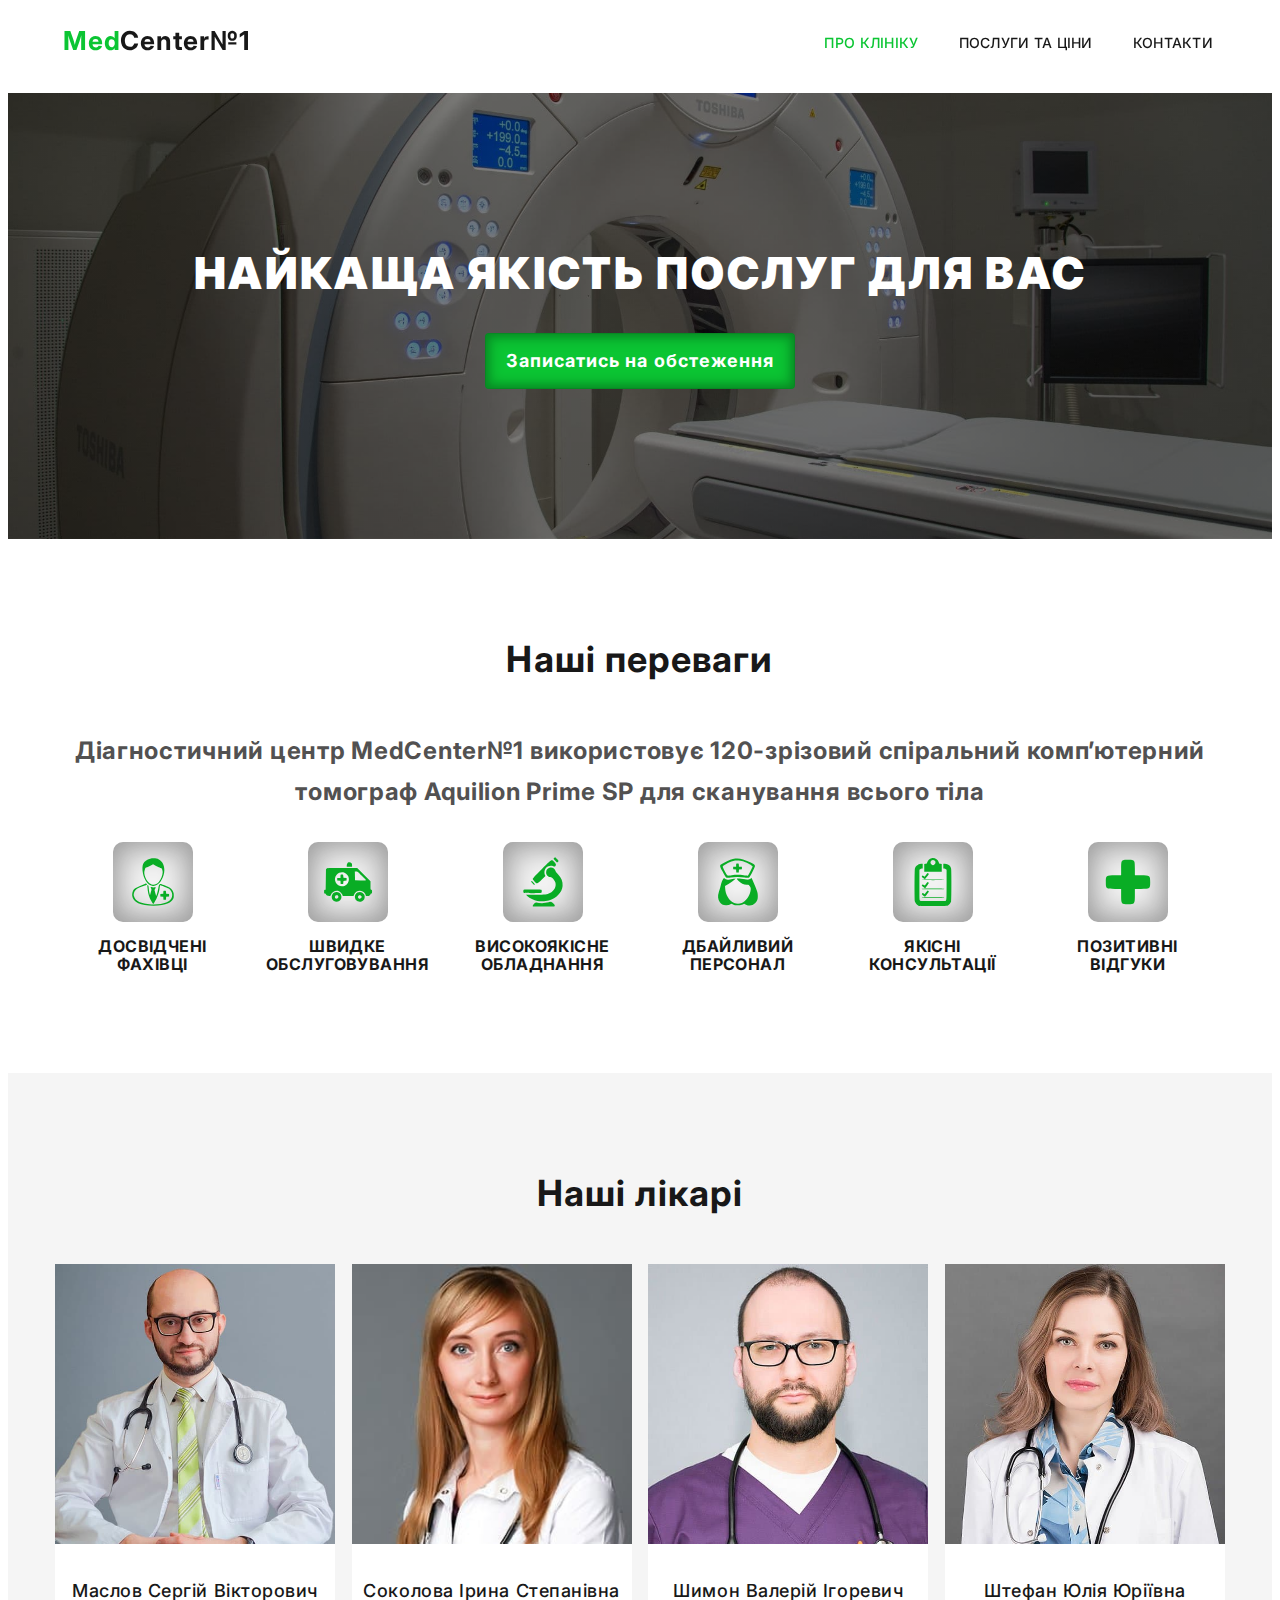
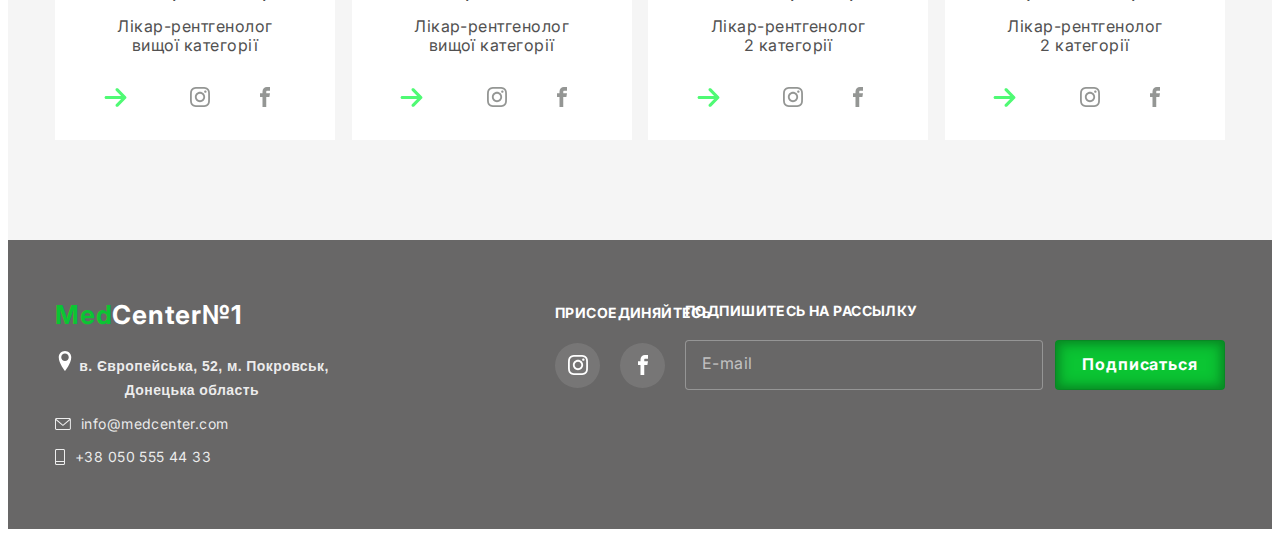
<file: index.html>
<!DOCTYPE html>
<html lang="uk">
<head>
    <meta charset="UTF-8">
    <meta http-equiv="X-UA-Compatible" content="IE=edge">
    <meta name="viewport" content="width=device-width, initial-scale=1.0">
    <title>MedCenter№1</title>
    <link rel="preconnect" href="https://fonts.googleapis.com">
    <link rel="preconnect" href="https://fonts.gstatic.com" crossorigin>
    <link href="https://fonts.googleapis.com/css2?family=Inter:wght@400;500;700;900&family=Libre+Baskerville:wght@700&display=swap"
        rel="stylesheet">
    <link rel="stylesheet" href="https://cdnjs.cloudflare.com/ajax/libs/modern-normalize/1.1.0/modern-normalize.min.css"
        integrity="sha512-wpPYUAdjBVSE4KJnH1VR1HeZfpl1ub8YT/NKx4PuQ5NmX2tKuGu6U/JRp5y+Y8XG2tV+wKQpNHVUX03MfMFn9Q=="
        crossorigin="anonymous" referrerpolicy="no-referrer" />
    <link rel="stylesheet" href="./css/main.min.css">
</head>
<body>
    <header class="header">
        <div class="container">
            <nav class="navigation">
                <a class="logo header__logo link" href="./index.html" lang="en">
                    <span class="logo__med">Med</span><span class="logo__center">Center№1</span>
                </a>

                <ul class="navigation__list list">
                    <li class="navigation__item"><a class="navigation__link navigation__link--current link" href="./index.html">Про клініку</a></li>
                    <li class="navigation__item"><a class="navigation__link link" href="./poslugy.html">Послуги та ціни</a></li>
                    <li class="navigation__item"><a class="navigation__link link" href=" ">Контакти</a></li>
                </ul>
            </nav>
        </div>
    </header>
    
    <main>
        <section class="section hero">
            <div class="container">
                <h1 class="hero-title">Найкаща якість послуг для Вас</h1>
                <button type="button" class="hero-button btn" data-modal-open>Записатись на обстеження</button>
            </div>
        </section>
        
        <section class="section"> 
            <div class="container">
                <h2 class="section-title">Наші переваги</h2>
                <p class="feature-text">Діагностичний центр MedCenter№1 використовує 120-зрізовий спіральний комп’ютерний томограф Aquilion Prime SP для сканування всього тіла</p>
                <ul class="feature-list list">
                    <li class="feature-item">
                        <svg class="feature-icon">
                            <use href="./images/sprite.svg#icon-doctor"></use>
                        </svg>
                        <h3 class="feature-title">Досвідчені фахівці</h3>
                    </li>
                    <li class="feature-item">
                        <svg class="feature-icon">
                            <use href="./images/sprite.svg#icon-ambulance"></use>
                        </svg>
                        <h3 class="feature-title">Швидке обслуговування</h3>
                    </li>
                    <li class="feature-item">
                        <svg class="feature-icon">
                            <use href="./images/sprite.svg#icon-microbiology"></use>
                        </svg>
                        <h3 class="feature-title">Високоякісне обладнання</h3>    
                    </li>
                    <li class="feature-item">
                        <svg class="feature-icon">
                            <use href="./images/sprite.svg#icon-nurse"></use>
                        </svg>
                        <h3 class="feature-title">Дбайливий персонал</h3>
                    </li>
                    <li class="feature-item">
                        <svg class="feature-icon">
                            <use href="./images/sprite.svg#icon-patient-chart"></use>
                        </svg>
                        <h3 class="feature-title">Якісні консультації</h3>
                    </li>
                    <li class="feature-item">
                        <svg class="feature-icon">
                            <use href="./images/sprite.svg#icon-medicine"></use>
                        </svg>
                        <h3 class="feature-title">Позитивні відгуки</h3>  
                    </li>
                </ul>
            </div>
        </section>

        <section class="section last-section">
            <div class="container">
                <h2 class="section-title">Наші лікарі</h2>
                <ul class="doctor-list list">
                    <li class="doctor-item">
                        <img class="doctor-photo" src="./images/doctors/Маслов.jpg" alt="фото Маслова С.В."/>
                        <div class="doctor-container">
                            <h3 class="doctor-name">Маслов Сергій Вікторович</h3>
                            <p class="profession">Лікар-рентгенолог <br>вищої категорії</p>
                            <div class="socials-container">
                                <div class="socials-arrow">
                                    <svg class="icon-arrow">
                                        <use href="./images/sprite.svg#icon-arrow-right"></use>
                                    </svg>
                                </div>
                                <ul class="socials-list list">
                                    <li class="socials-item">
                                        <a href="" class="socials-link">
                                            <svg class="socials-icon">
                                                <use href="./images/sprite.svg#icon-instagram"></use>
                                            </svg>
                                        </a>
                                    </li>
                                    <li class="socials-item">
                                        <a href="" class="socials-link">
                                            <svg class="socials-icon">
                                                <use href="./images/sprite.svg#icon-facebook"></use>
                                            </svg>
                                        </a>
                                    </li>
                                </ul>
                            </div>                           
                        </div>
                    </li>
                    <li class="doctor-item">
                        <img class="doctor-photo" src="./images/doctors/Соколова.jpg" alt="фото Соколової І.С."/>
                        <div class="doctor-container">
                            <h3 class="doctor-name">Соколова Ірина Степанівна</h3>
                            <p class="profession">Лікар-рентгенолог <br>вищої категорії</p>
                            <div class="socials-container">
                                <div class="socials-arrow">
                                    <svg class="icon-arrow">
                                        <use href="./images/sprite.svg#icon-arrow-right"></use>
                                    </svg>
                                </div>
                                <ul class="socials-list list">
                                    <li class="socials-item">
                                        <a href="" class="socials-link">
                                            <svg class="socials-icon">
                                                <use href="./images/sprite.svg#icon-instagram"></use>
                                            </svg>
                                        </a>
                                    </li>
                                    <li class="socials-item">
                                        <a href="" class="socials-link">
                                            <svg class="socials-icon">
                                                <use href="./images/sprite.svg#icon-facebook"></use>
                                            </svg>
                                        </a>
                                    </li>
                                </ul>
                            </div>
                        </div>
                    </li>
                    <li class="doctor-item">
                        <img class="doctor-photo" src="./images/doctors/Шимон.jpg" alt="фото Шимон В.О."/>
                        <div class="doctor-container">
                            <h3 class="doctor-name">Шимон Валерій Ігоревич</h3>
                            <p class="profession">Лікар-рентгенолог <br>2 категорії</p>
                            <div class="socials-container">
                                <div class="socials-arrow">
                                    <svg class="icon-arrow">
                                        <use href="./images/sprite.svg#icon-arrow-right"></use>
                                    </svg>
                                </div>
                                <ul class="socials-list list">
                                    <li class="socials-item">
                                        <a href="" class="socials-link">
                                            <svg class="socials-icon">
                                                <use href="./images/sprite.svg#icon-instagram"></use>
                                            </svg>
                                        </a>
                                    </li>
                                    <li class="socials-item">
                                        <a href="" class="socials-link">
                                            <svg class="socials-icon">
                                                <use href="./images/sprite.svg#icon-facebook"></use>
                                            </svg>
                                        </a>
                                    </li>
                                </ul>
                            </div>
                        </div>
                    </li>
                    <li class="doctor-item">
                        <img class="doctor-photo" src="./images/doctors/Штефан.jpg" alt="фото Штефан Ю.Ю."/>
                        <div class="doctor-container">
                            <h3 class="doctor-name">Штефан Юлія Юріївна</h3>
                            <p class="profession">Лікар-рентгенолог <br>2 категорії</p>
                            <div class="socials-container">
                                <div class="socials-arrow">
                                    <svg class="icon-arrow">
                                        <use href="./images/sprite.svg#icon-arrow-right"></use>
                                    </svg>
                                </div>
                                <ul class="socials-list list">
                                    <li class="socials-item">
                                        <a href="" class="socials-link">
                                            <svg class="socials-icon">
                                                <use href="./images/sprite.svg#icon-instagram"></use>
                                            </svg>
                                        </a>
                                    </li>
                                    <li class="socials-item">
                                        <a href="" class="socials-link">
                                            <svg class="socials-icon">
                                                <use href="./images/sprite.svg#icon-facebook"></use>
                                            </svg>
                                        </a>
                                    </li>
                                </ul>
                            </div>
                        </div>
                    </li>
                </ul>
            </div>
        </section>
    </main>

    <footer class="footer">
        <div class="container footer__container">
            <div class="contacts">
                <a class="logo footer__logo link" href="./index.html" lang="en">
                    <span class="logo__med">Med</span><span class="logo__center--inverse">Center№1</span>
                </a>

                <button class="address" type="button" data-modal-map-open>
                    <svg class="address__icon">
                        <use href="./images/sprite.svg#icon-location"></use>
                    </svg>
                    в. Європейська, 52, м. Покровськ, <br>Донецька область</button>
                </button>

                <ul class="list">
                    <li class="contacts__item contacts__item--first">
                        <a class="contacts__link link" href="mailto:info@medcenter.com" class="contact">
                            <svg class="contacts__icon" width=16 height=12>
                                <use href="./images/sprite.svg#icon-mail"></use>
                            </svg>
                            info@medcenter.com
                        </a>
                    </li>
                    <li class="contacts__item">
                        <a class="contacts__link link" href="tel:+380505554433" class="contact">
                            <svg class="contacts__icon" width=10 height=16>
                                <use href="./images/sprite.svg#icon-mobile"></use>
                            </svg>
                            +38 050 555 44 33
                        </a>
                    </li>
                </ul>
            </div>

            <div class="footer-soc">
                <h3 class="footer-soc-title"><strong class="footer-strong">Присоединяйтесь</strong></h3>
                <ul class="socials-list list">
                    <li class="socials-item">
                        <a href="" class="socials-link">
                            <svg class="soc-icon" width="20" height="20">
                                <use href="./images/sprite.svg#icon-instagram"></use>
                            </svg>
                        </a>
                    </li>
                    <li class="socials-item">
                        <a href="" class="socials-link">
                            <svg class="soc-icon" width="20" height="20">
                                <use href="./images/sprite.svg#icon-facebook"></use>
                            </svg>
                        </a>
                    </li>
                    <li class="socials-item">
                        <a href="" class="socials-link">
                            <svg class="soc-icon" width="20" height="20">
                                <use href="./images/sprite.svg#icon-telegram"></use>
                            </svg>
                        </a>
                    </li>
                </ul>
            </div>

            <form class="footer-form">
                <label class="footer-label"><strong class="footer-strong">подпишитесь на рассылку</strong></label>
                <div class="footer-flex">
                    <input class="footer-input" type="email" name="e-mail" placeholder="E-mail" />
                    <button class="footer-button btn" type="submit">Подписаться</button>
                </div>
            </form>
            </div>
        </div>
    </footer>

    <div class="backdrop is-hidden" data-modal>
        <div class="modal">
            <button class="modal-close" type="button" data-modal-close>
                <svg class="icon-close">
                    <use href="./images/sprite.svg#icon-close"></use>
                </svg>
            </button>  
 

            <form class="modal-form">
                <b class="modal-title">Залиште свої дані, ми вам зателефонуємо</b>
                <div class="modal-container">
                    <label class="modal-name" for="name">Имя</label>
                    <div class="input-svg">
                        <input class="modal-input" type="text" name="name" id="name" />
                        <svg class="modal-icon">
                            <use href="./images/sprite.svg#icon-person"></use>
                        </svg>
                    </div>
                </div>
            
                <div class="modal-container">
                    <label class="modal-tel" for="tel">Телефон</label>
                    <div class="input-svg">
                        <input class="modal-input" type="tel" name="tel" id="tel" />
                        <svg class="modal-icon">
                            <use href="./images/sprite.svg#icon-phone-modal"></use>
                        </svg>
                    </div>
                </div>
            
                <div class="modal-container">
                    <label class="modal-email" for="email">Почта</label>
                    <div class="input-svg">
                        <input class="modal-input" type="email" name="email" id="email" />
                        <svg class="modal-icon">
                            <use href="./images/sprite.svg#icon-email-modal"></use>
                        </svg>
                    </div>
                </div>
            
                <div class="textarea-container">
                    <label class="modal-comment" for="comment">Комментарий</label>
                    <textarea class="textarea" name="comment" id="comment" placeholder="Введите текст"></textarea>
                </div>
            
                <div class="checkbox-container">
                    <input class="checkbox-input visually-hidden" type="checkbox" name="agreement" value="yes" id="agreement">
                    <label class="checkbox-text" for="agreement">
                        <span class="checkbox-span">
                            <svg class="checkbox-icon" width="15" height="12">
                                <use href="./images/sprite.svg#icon-vector"></use>
                            </svg>
                        </span>
                        Соглашаюсь с рассылкой и принимаю <a class="conditions" href="">Условия договора</a>
                    </label>
                </div>
            
                <button class="modal-button btn" type="submit">Отправить</button>
            </form>
        </div>
    </div>

    <div class="backdrop is-hidden">
        <div class="modal-map" data-modal-map>
            <button class="modal-close" type="button" data-modal-map-close>
                <svg class="icon-close">
                    <use href="./images/sprite.svg#icon-close"></use>
                </svg>
            </button>
        
            <iframe class="map" src="https://www.google.com/maps/embed?pb=!1m18!1m12!1m3!1d1481.8111958097686!2d37.175833429789854!3d48.27665193922883!2m3!1f0!2f0!3f0!3m2!1i1024!2i768!4f13.1!3m3!1m2!1s0x40de37f769e1f631%3A0x179881a56b573e12!2z0KXRg9C00L7QttC90Y8g0KXQsNGC0LA!5e0!3m2!1sru!2sua!4v1662576464568!5m2!1sru!2sua" width="500" height="350" style="border:0;" allowfullscreen="" loading="lazy" referrerpolicy="no-referrer-when-downgrade">в. Європейська, 52, м. Покровськ, <br>Донецька область</iframe>
        </div>
    </div>

    <script src="./js/modal.js"></script>
</body>
</html>
</file>
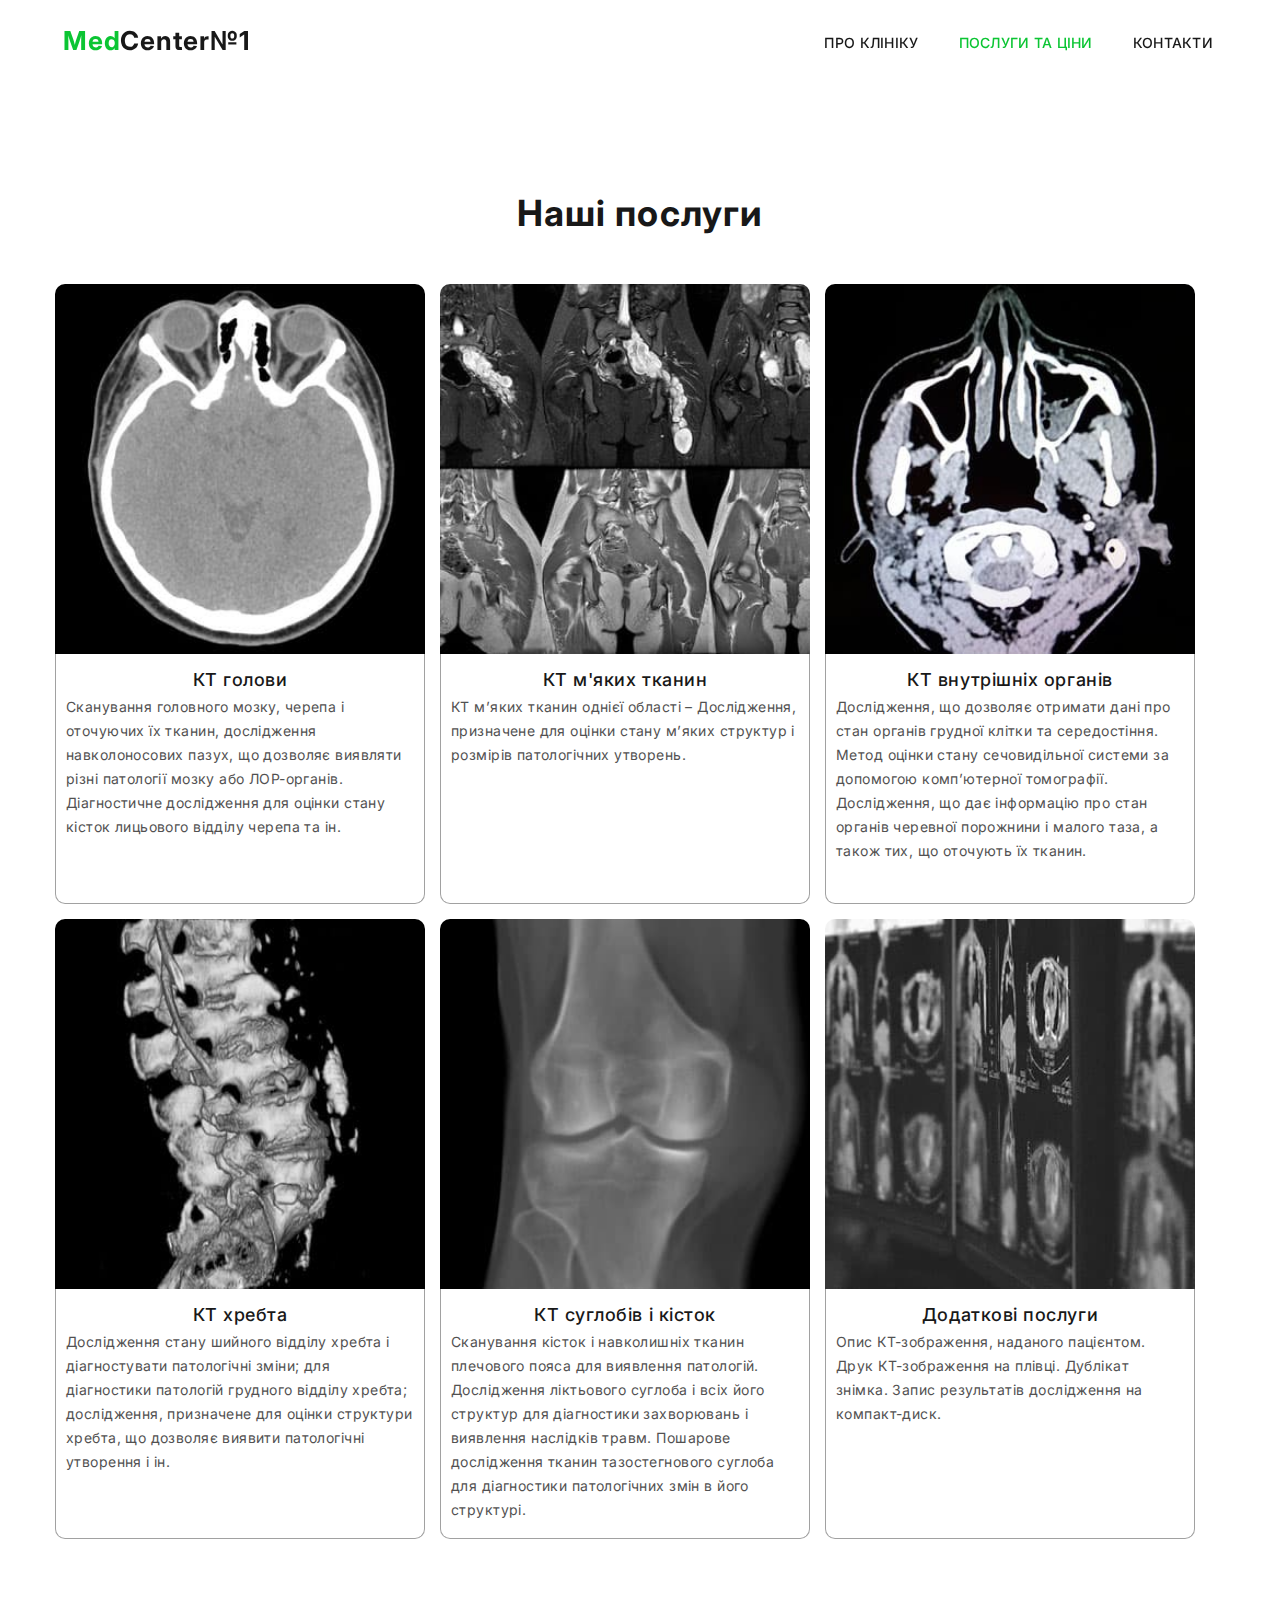
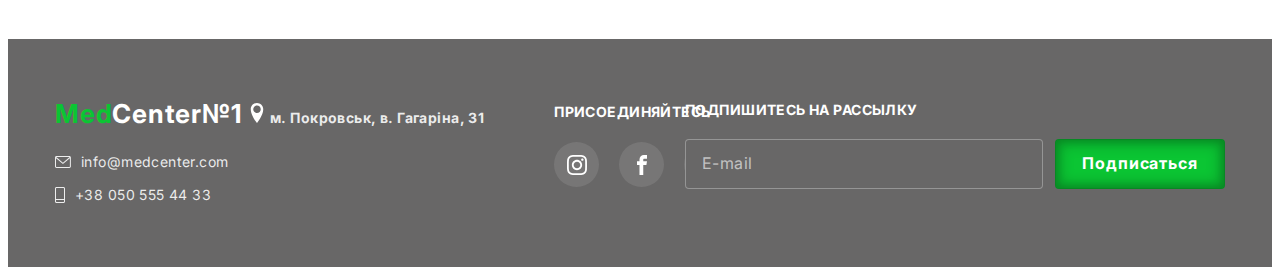
<file: poslugy.html>
<!DOCTYPE html>
<html lang="uk">

<head>
    <meta charset="UTF-8">
    <meta http-equiv="X-UA-Compatible" content="IE=edge">
    <meta name="viewport" content="width=device-width, initial-scale=1.0">
    <title>MedCenter№1</title>
    <link rel="preconnect" href="https://fonts.googleapis.com">
    <link rel="preconnect" href="https://fonts.gstatic.com" crossorigin>
    <link
        href="https://fonts.googleapis.com/css2?family=Inter:wght@400;500;700;900&family=Libre+Baskerville:wght@700&display=swap"
        rel="stylesheet">
    <link rel="stylesheet" href="./css/main.min.css">
</head>

<body>
    <header class="header">
        <div class="container">
            <nav class="navigation">
                <a class="logo header__logo link" href="./index.html" lang="en">
                    <span class="logo__med">Med</span><span class="logo__center">Center№1</span>
                </a>

                <ul class="navigation__list list">
                    <li class="navigation__item"><a class="navigation__link link" href="./index.html">Про клініку</a></li>
                    <li class="navigation__item"><a class="navigation__link navigation__link--current link" href="./poslugy.html">Послуги та ціни</a></li>
                    <li class="navigation__item"><a class="navigation__link link" href=" ">Контакти</a></li>
                </ul>
            </nav>
        </div>
    </header>

    <main>
        <div class="gradient"></div>
        <section class="section">
            <!-- <h1 class="section-title">Портфолио</h1>
            <ul class="filter-list list">
                <li><button type="button" class="button">Все</button></li>
                <li><button type="button" class="button">Веб-сайты</button></li>
                <li><button type="button" class="button">Приложения</button></li>
                <li><button type="button" class="button">Дизайн</button></li>
                <li><button type="button" class="button">Маркетинг</button></li>
            </ul> -->
            <div class="container">
                <h2 class="section-title">Наші послуги</h2>
                <ul class="service-list list">
                    <li class="service-item">
                        <img class="service-img" src="./images/x-ray/brain.jpg" alt="КТ головного мозку" width="370" />
                        <div class="service-container">
                            <h3 class="service-title">КТ голови</h3>
                            <p class="service-text">Сканування головного мозку, черепа і оточуючих їх тканин, дослідження
                                навколоносових пазух, що дозволяє виявляти різні
                                патології мозку або ЛОР-органів. Діагностичне дослідження для оцінки стану кісток лицьового відділу
                                черепа та ін.</p>
                        </div>
                    </li>
                    <li class="service-item">
                        <img class="service-img" src="./images/x-ray/soft-tissue.jpg" alt="КТ органів малого тазу" width="370" />
                        <div class="service-container">
                            <h3 class="service-title">КТ м'яких тканин</h3>
                            <p class="service-text">КТ м’яких тканин однієї області – Дослідження, призначене для оцінки стану
                                м’яких структур і розмірів патологічних
                                утворень.</p>
                        </div>
                    </li>
                    <li class="service-item">
                        <img class="service-img" src="./images/x-ray/sinuses.jpg" alt="КТ додаткових пазух носа" width="370" />
                        <div class="service-container">
                            <h3 class="service-title">КТ внутрішніх органів</h3>
                            <p class="service-text">Дослідження, що дозволяє отримати дані про стан органів грудної клітки та
                                середостіння. Метод оцінки стану сечовидільної
                                системи за допомогою комп’ютерної томографії. Дослідження, що дає інформацію про стан органів
                                черевної порожнини і
                                малого таза, а також тих, що оточують їх тканин.</p>
                        </div>
                    </li>
                    <li class="service-item">
                        <img class="service-img" src="./images/x-ray/spine.jpg" alt="КТ хребта" width="370" />
                        <div class="service-container">
                            <h3 class="service-title">КТ хребта</h3>
                            <p class="service-text">Дослідження стану шийного відділу хребта і діагностувати патологічні зміни; для
                                діагностики патологій грудного відділу
                                хребта; дослідження, призначене для оцінки структури хребта, що дозволяє виявити патологічні
                                утворення і ін.</p>
                        </div>
                    </li>
                    <li class="service-item">
                        <img class="service-img" src="./images/x-ray/bones.jpg" alt="КТ колінного суглобу" width="370" />
                        <div class="service-container">
                            <h3 class="service-title">КТ суглобів і кісток</h3>
                            <p class="service-text">Сканування кісток і навколишніх тканин плечового пояса для виявлення патологій.
                                Дослідження ліктьового суглоба і всіх
                                його структур для діагностики захворювань і виявлення наслідків травм. Пошарове дослідження тканин
                                тазостегнового
                                суглоба для діагностики патологічних змін в його структурі.</p>
                        </div>
                    </li>
                    <li class="service-item">
                        <img class="service-img" src="./images/x-ray/extra.jpg" alt="Серія КТ зображень ОГК" width="370" />
                        <div class="service-container">
                            <h3 class="service-title">Додаткові послуги</h3>
                            <p class="service-text">Опис КТ-зображення, наданого пацієнтом. Друк КТ-зображення на плівці. Дублікат
                                знімка. Запис результатів дослідження на
                                компакт-диск.</p>
                        </div>
                    </li>
                </ul>
            </div>
        </section>
    </main>
    
    <footer class="footer">
        <div class="container footer__container">
            <div class="contacts">
                <a class="logo footer__logo link" href="./index.html" lang="en">
                    <span class="logo__med">Med</span><span class="logo__center--inverse">Center№1</span>
                </a>

                <address class="address">
                    <svg class="address__icon">
                        <use href="./images/sprite.svg#icon-location"></use>
                    </svg>
                    м. Покровськ, в. Гагаріна, 31</address>

                <ul class="list">
                    <li class="contacts__item contacts__item--first">
                        <a class="contacts__link link" href="mailto:info@medcenter.com" class="contact">
                            <svg class="contacts__icon" width=16 height=12>
                                <use href="./images/sprite.svg#icon-mail"></use>
                            </svg>
                            info@medcenter.com
                        </a>
                    </li>
                    <li class="contacts__item">
                        <a class="contacts__link link" href="tel:+380505554433" class="contact">
                            <svg class="contacts__icon" width=10 height=16>
                                <use href="./images/sprite.svg#icon-mobile"></use>
                            </svg>
                            +38 050 555 44 33
                        </a>
                    </li>
                </ul>
            </div>

            <div class="footer-soc">
                <h3 class="footer-soc-title"><strong class="footer-strong">Присоединяйтесь</strong></h3>
                <ul class="socials-list list">
                    <li class="socials-item">
                        <a href="" class="socials-link">
                            <svg class="soc-icon" width="20" height="20">
                                <use href="./images/sprite.svg#icon-instagram"></use>
                            </svg>
                        </a>
                    </li>
                    <li class="socials-item">
                        <a href="" class="socials-link">
                            <svg class="soc-icon" width="20" height="20">
                                <use href="./images/sprite.svg#icon-facebook"></use>
                            </svg>
                        </a>
                    </li>
                    <li class="socials-item">
                        <a href="" class="socials-link">
                            <svg class="soc-icon" width="20" height="20">
                                <use href="./images/sprite.svg#icon-telegram"></use>
                            </svg>
                        </a>
                    </li>
                </ul>
            </div>

            <form class="footer-form">
                <label class="footer-label"><strong class="footer-strong">подпишитесь на рассылку</strong></label>
                <div class="footer-flex">
                    <input class="footer-input" type="email" name="e-mail" placeholder="E-mail" />
                    <button class="footer-button btn" type="submit">Подписаться</button>
                </div>
            </form>
            </div>
        </div>
    </footer>
</body>
</html>
</file>
<file: css/main.min.css>
:root{--main-title-color: #181818;--secondary-title-color: #ffffff;--main-text-color: #525151;--accent-color: #0bc533;--secondary-accent-color: #575454;--background-color: #686767}body{font-family:"Inter",sans-serif;color:var(--main-text-color);padding-top:85px}html{box-sizing:border-box}*,*::before,*::after{box-sizing:inherit}p,h1,h2,h3,h4{margin-top:0;margin-bottom:0}ul{margin-top:0;margin-bottom:0;padding-left:0}img{display:block}.list{list-style:none}.link{text-decoration:none}.visually-hidden{position:absolute;width:1px;height:1px;margin:-1px;padding:0;overflow:hidden;border:0;clip:rect(0 0 0 0)}.section{padding-top:65px;padding-bottom:65px}@media screen and (min-width: 1200px){.section{padding-top:100px;padding-bottom:100px}}.section-title{margin-bottom:30px;font-weight:700px;font-size:28px;line-height:1.14;text-align:center;letter-spacing:.03em;color:var(--main-title-color)}@media screen and (min-width: 1200px){.section-title{margin-bottom:50px;font-size:36px}}.container{width:100%;padding-left:15px;padding-right:15px;margin:0 auto}@media screen and (min-width: 480px){.container{max-width:480px}}@media screen and (min-width: 768px){.container{max-width:768px}}@media screen and (min-width: 1200px){.container{max-width:1200px}}.logo{ffont-family:"Libre Baskerville",serif;font-weight:700;font-size:26px;line-height:1.19;letter-spacing:.03em;color:var(--accent-color)}.logo__med{color:var(--accent-color)}.btn{font-family:"Inter",sans-serif;text-align:center;cursor:pointer;border:1px solid var(--accent-color);box-shadow:inset 0 0 7px 2px rgba(0,0,0,.15),inset 0 0 13px 5px rgba(0,0,0,.2);border:1px solid rgba(0,0,0,.3);border-radius:4px;color:var(--secondary-title-color);background-color:var(--accent-color);transition-property:color,background-color,border;transition-duration:300ms;transition-timing-function:cubic-bezier(0.4, 0, 0.3, 1)}.btn:hover,.btn:focus{color:#14a733;background-color:var(--secondary-title-color);border:1px solid rgba(0,0,0,.3)}.header{position:fixed;top:0;width:100%;background-color:rgba(255,255,255,.8)}.navigation{display:flex;max-height:85px}.header__logo{display:inline-block;padding-top:26px;padding-bottom:26px}.logo__center{color:var(--main-title-color)}.navigation__list{display:flex;align-items:center;margin-left:auto}.navigation__link{display:flex;align-items:center;height:85px;padding-right:20px;padding-left:20px;font-weight:500;font-size:14px;line-height:1.14;letter-spacing:.02em;text-transform:uppercase;color:var(--main-title-color);transition-property:color,background-color;transition-duration:300ms;transition-timing-function:cubic-bezier(0.4, 0, 0.3, 1)}.navigation__link:hover,.navigation__link:focus{color:var(--accent-color);background-color:#ece9e9}.navigation__link--current{color:var(--accent-color)}.hero{padding-top:150px;padding-bottom:150px;margin-right:auto;margin-left:auto;background-color:var(--background-color);background-image:linear-gradient(to right, rgba(0, 0, 0, 0.5), rgba(0, 0, 0, 0.5)),url(../images/ct-hero.jpg);background-repeat:no-repeat;background-size:cover;background-position:center;max-width:1600px;align-items:center}.hero-title{margin-bottom:30px;font-weight:900;font-size:44px;line-height:60px;text-align:center;letter-spacing:.06em;text-transform:uppercase;color:#fff}.hero-button{margin-right:auto;margin-left:auto;padding:10px 20px;font-weight:700;font-size:18px;line-height:1.88;display:flex;align-items:center;letter-spacing:.06em}.feature-text{margin-bottom:30px;font-size:24px;font-weight:700;line-height:1.71;text-align:center;letter-spacing:.03em}.feature-list{display:flex;justify-content:space-around}.feature-item{width:165px}.feature-icon{width:80px;height:80px;display:block;margin-right:auto;margin-left:auto;fill:#09ad25;background-color:#fff;border-radius:10px;margin-bottom:15px;box-shadow:inset 0 0 20px 2px rgba(0,0,0,.15),inset 0 0 37px 10px rgba(0,0,0,.3)}.feature-title{font-weight:700;font-size:16px;line-height:1.14;letter-spacing:.03em;text-align:center;text-transform:uppercase;color:var(--main-title-color)}.operations{padding-top:0}@media screen and (max-width: 1199px){.operations{position:absolute;width:1px;height:1px;margin:-1px;padding:0;overflow:hidden;border:0;clip:rect(0 0 0 0)}}.operations__list{display:flex;margin:-15px}.operations__item{position:relative;flex-basis:calc(33.3333333333% - 30px);margin:15px}.operations__image{display:block;width:100%}.operations__text{position:absolute;bottom:0;left:0;width:100%;padding-top:27px;padding-bottom:27px;font-weight:700;font-size:14px;line-height:1.14;text-align:center;letter-spacing:.03em;text-transform:uppercase;color:var(--secondary-title-color);background-color:rgba(47,48,58,.8)}.last-section{background-color:#f5f5f5}.doctor-list{display:flex;justify-content:space-between}.doctor-item{width:280px;background-color:#fff}.doctor-photo{width:100%;margin-bottom:6px}.doctor-container{padding-top:30px;padding-bottom:20px}.doctor-name{margin-bottom:15px;font-weight:500;font-size:18px;line-height:1.19;text-align:center;letter-spacing:.03em;color:var(--main-title-color)}.profession{font-size:16px;line-height:1.19;text-align:center;letter-spacing:.03em;margin-bottom:20px}.socials-container{display:flex;align-items:center;justify-content:center}.socials-arrow{display:flex;align-items:center;margin-right:50px;border-radius:50%}.icon-arrow{width:25px;height:25px;fill:#4ffa74}.socials-list{display:flex;justify-content:flex-end}.socials-item+.socials-item{margin-left:20px}.socials-link{display:flex;justify-content:center;align-items:center;width:45px;height:45px;border-radius:50%;transition-property:background-color;transition-duration:300ms;transition-timing-function:cubic-bezier(0.4, 0, 0.3, 1)}.socials-icon{width:20px;height:20px;fill:#949694;transition-property:fill,background-color;transition-duration:300ms;transition-timing-function:cubic-bezier(0.4, 0, 0.3, 1)}.socials-link:hover,.socials-link:focus,.socials-link:hover .socials-icon,.socials-link:focus .socials-icon{background-color:#4ffa74;fill:#fff}.footer{padding-top:60px;padding-bottom:60px;background-color:var(--background-color)}.footer__container{display:flex}.contacts{margin-right:70px}.footer__logo{display:inline-block;margin-bottom:20px}.logo__center--inverse{color:var(--secondary-title-color)}.address{display:inline-block;margin-bottom:9px;padding:0;border:0;background-color:inherit;color:var(--secondary-title-color);letter-spacing:.03em;color:rgba(255,255,255,.884);transition-property:color;transition-duration:300ms;transition-timing-function:cubic-bezier(0.4, 0, 0.3, 1);font-style:normal;font-weight:700;font-size:14px;line-height:1.71;letter-spacing:.03em}.address__icon{width:20px;height:20px;fill:#fff}.contacts__item--first{margin-bottom:9px}.contacts__link{display:flex;align-items:center;font-size:14px;line-height:1.71;letter-spacing:.03em;color:rgba(255,255,255,.884);transition-property:color;transition-duration:300ms;transition-timing-function:cubic-bezier(0.4, 0, 0.3, 1)}.contacts__link:hover,.contacts__link:focus{color:var(--accent-color)}.contacts__icon{margin-right:10px;fill:currentColor}.footer-soc{width:130px;height:80px}.footer-soc-title{margin-bottom:20px}.footer-strong{font-weight:700;font-size:14px;line-height:1.14;letter-spacing:.03em;text-transform:uppercase;color:#fff}.footer .socials-list{display:flex;justify-content:space-between}.footer .socials-link{background-color:rgba(255,255,255,.1);transition-property:background-color;transition-duration:250ms;transition-timing-function:cubic-bezier(0.4, 0, 0.2, 1)}.footer .socials-link:hover,.footer .socials-link:focus{background-color:var(--accent-color)}.footer .soc-icon{fill:#fff}.footer-form{margin-left:auto}.footer-label{display:block;margin-bottom:20px}.footer-flex{display:flex}.footer-input{width:358px;height:50px;margin-right:12px;padding-left:16px;color:rgba(255,255,255,.6);background-color:var(--background-color);border:1px solid rgba(255,255,255,.3);border-radius:4px;outline:none}.footer-input:focus{border-color:rgba(255,255,255,.7)}.footer-input::placeholder{font-family:"Inter";font-size:16px;line-height:1.25;letter-spacing:.03em;color:rgba(255,255,255,.6)}.footer-button{width:170px;height:50px;font-weight:700;font-size:16px;line-height:1.87;align-items:center;text-align:center;letter-spacing:.06em}.footer-svg{fill:#fff;margin-left:10px}.backdrop{position:fixed;top:0;left:0;width:100%;height:100%;background-color:rgba(0,0,0,.2);transition:opacity 300ms,visibility 300ms}.backdrop.is-hidden{opacity:0;pointer-events:none;visibility:hidden}.modal,.modal-map{position:absolute;top:50%;left:50%;transform:translate(-50%, -50%);width:550px;height:590px;padding:40px 35px;background-color:#fff;border-radius:4px}.modal-close{display:flex;justify-content:center;align-items:center;position:absolute;top:9px;right:9px;cursor:pointer;width:28px;height:28px;border:1px solid rgba(0,0,0,.2);border-radius:50%;background-color:#fff;transition-property:background-color,border;transition-duration:300ms;transition-timing-function:cubic-bezier(0.4, 0, 0.3, 1)}.modal-close:hover,.modal-close:focus{background-color:var(--accent-color);border:1px solid var(--accent-color)}.icon-close{width:20px;height:20px;transition-property:fill;transition-duration:300ms;transition-timing-function:cubic-bezier(0.4, 0, 0.3, 1)}.modal-close:hover .icon-close,.modal-close:focus .icon-close{fill:#fff}.modal-title{font-weight:700;font-size:20px;line-height:1.15;text-align:center;letter-spacing:.03em;margin-bottom:12px}.modal-button-close:hover .modal-close,.modal-button-close:focus .modal-close{fill:var(--accent-color)}.modal-title{display:block;font-weight:700;font-size:20px;line-height:1.15;text-align:center;letter-spacing:.03em;margin-bottom:12px}.modal-container{margin-bottom:10px}.modal-name,.modal-tel,.modal-email,.modal-comment{display:block;margin-bottom:4px;font-size:12px;line-height:1.16;letter-spacing:.01em;color:#757575}.input-svg{position:relative;fill:#212121}.modal-input{width:100%;height:40px;padding-left:42px;border:1px solid rgba(33,33,33,.2);outline:none;border-radius:4px;font-size:12px;line-height:1.17;letter-spacing:.01em;color:#757575;transition-property:border-color;transition-duration:250ms;transition-timing-function:cubic-bezier(0.4, 0, 0.2, 1)}.modal-input:focus{border-color:var(--accent-color)}.modal-input:focus+.modal-icon{fill:var(--accent-color)}.modal-icon{width:18px;height:18px;position:absolute;top:50%;left:12px;transform:translateY(-50%);transition-property:fill;transition-duration:250ms;transition-timing-function:cubic-bezier(0.4, 0, 0.2, 1)}.textarea-container{margin-bottom:20px}.textarea{width:100%;height:120px;padding:12px 16px;resize:none;border:1px solid rgba(33,33,33,.2);outline:none;border-radius:4px;font-size:12px;line-height:1.17;letter-spacing:.01em;color:#757575;transition-property:border-color;transition-duration:250ms;transition-timing-function:cubic-bezier(0.4, 0, 0.2, 1)}.textarea:focus{border-color:var(--accent-color)}.textarea::placeholder{font-size:12px;line-height:1.17;letter-spacing:.01em;color:rgba(117,117,117,.5)}.checkbox-container{margin-bottom:30px}.checkbox-input:checked+.checkbox-text>.checkbox-span{background-color:var(--accent-color);border-color:var(--accent-color)}.checkbox-text{display:flex;align-items:center;font-size:14px;line-height:1.71;letter-spacing:.03em;color:#757575}.checkbox-span{display:flex;align-items:center;justify-content:center;padding-left:3px;margin-right:7px;width:16px;height:15px;border:2px solid #000;border-radius:2px;fill:#fff}.conditions{color:var(--accent-color);text-decoration:underline;margin-left:5px}.modal-button{display:block;margin:0 auto;width:200px;height:50px;color:var(--secondary-title-color);background-color:var(--accent-color);font-family:Roboto;font-style:normal;font-weight:700;font-size:16px;line-height:1.88;letter-spacing:.06em;text-align:center;align-items:center;border:0;border-radius:4px}.service-list{display:flex;flex-wrap:wrap;margin-bottom:-15px;margin-right:-15px}.service-item{flex-basis:calc(33.3333333333% - 30px);margin-bottom:15px;margin-right:15px}.service-img{display:block;border-top-right-radius:10px;border-top-left-radius:10px}.service-container{min-height:250px;padding:15px 10px;border-right:1px solid #a1a1a1;border-bottom:1px solid #a1a1a1;border-left:1px solid #a1a1a1;border-bottom-right-radius:10px;border-bottom-left-radius:10px}.service-title{margin-bottom:5px;font-weight:500;font-size:18px;line-height:1.19;text-align:center;letter-spacing:.03em;color:var(--main-title-color)}.service-text{font-size:14px;line-height:1.71;letter-spacing:.03em;color:var(--main-text-color)}/*# sourceMappingURL=main.min.css.map */
</file>
